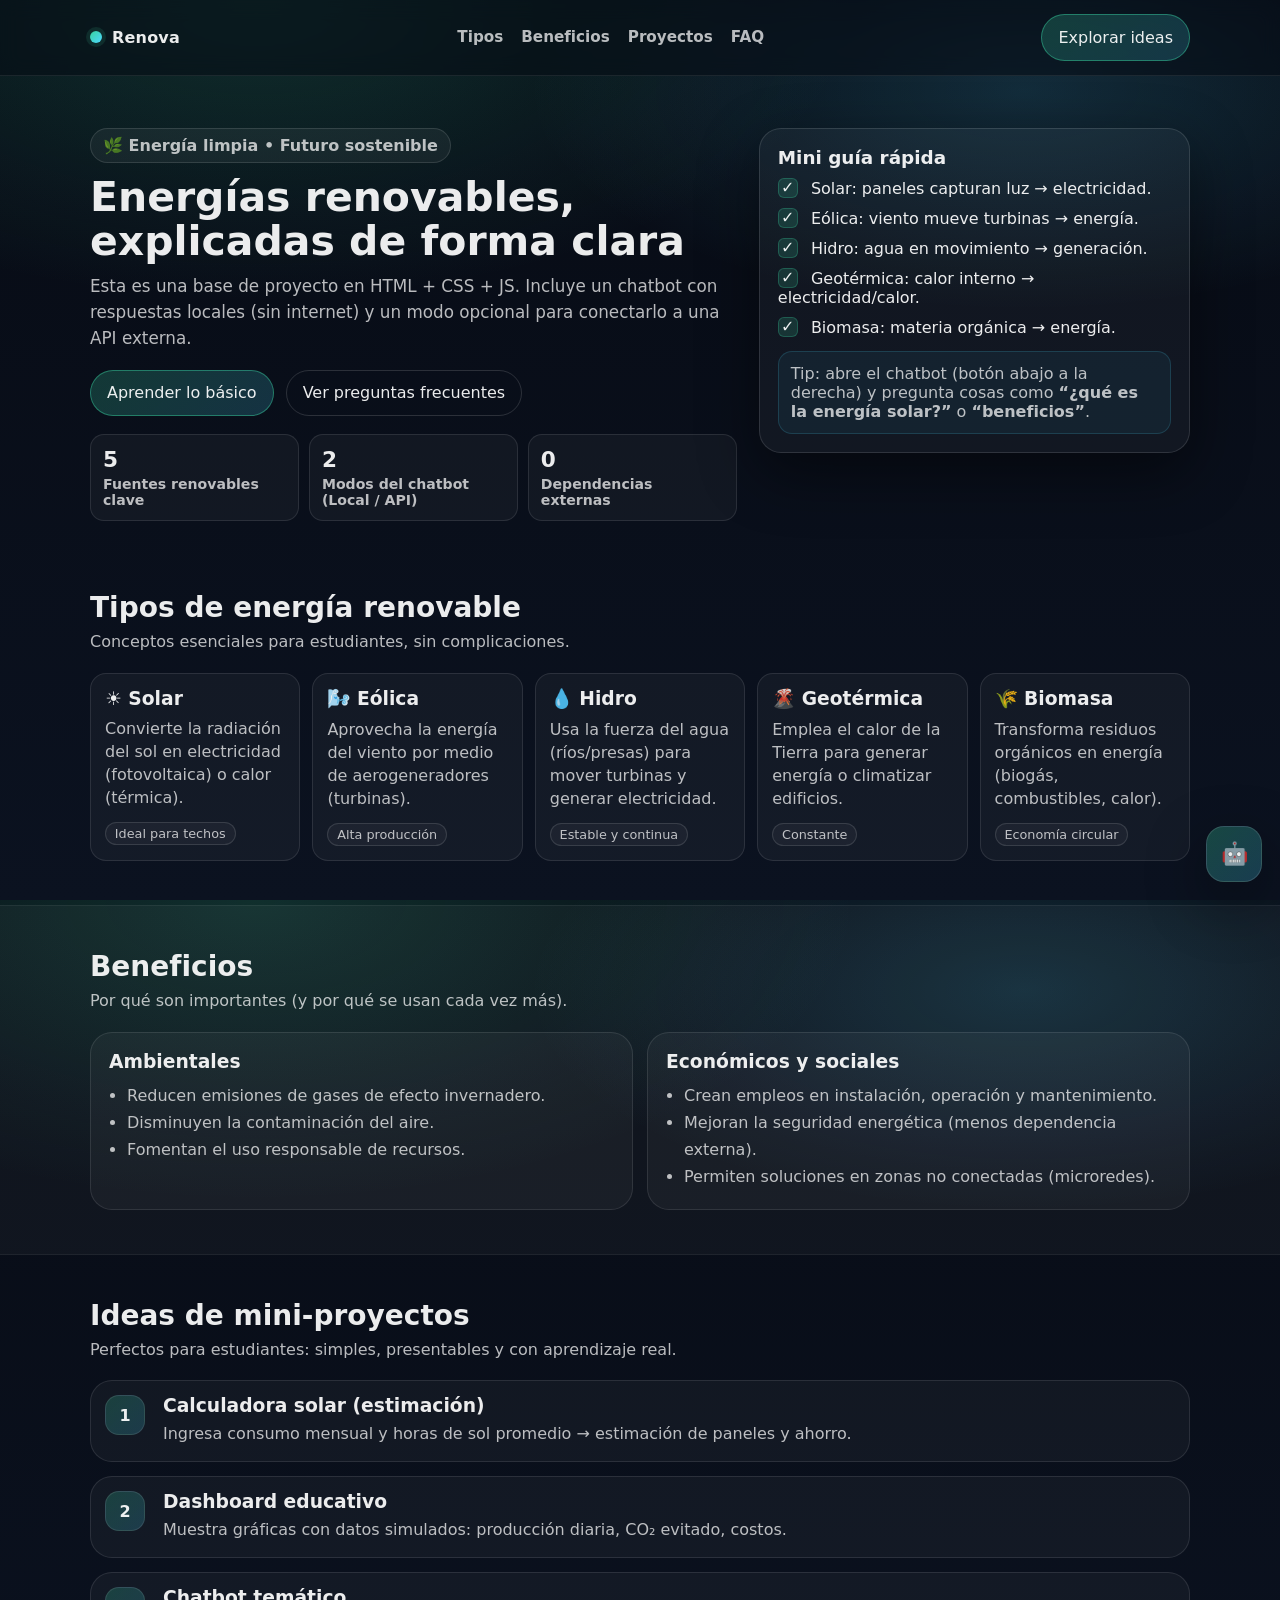
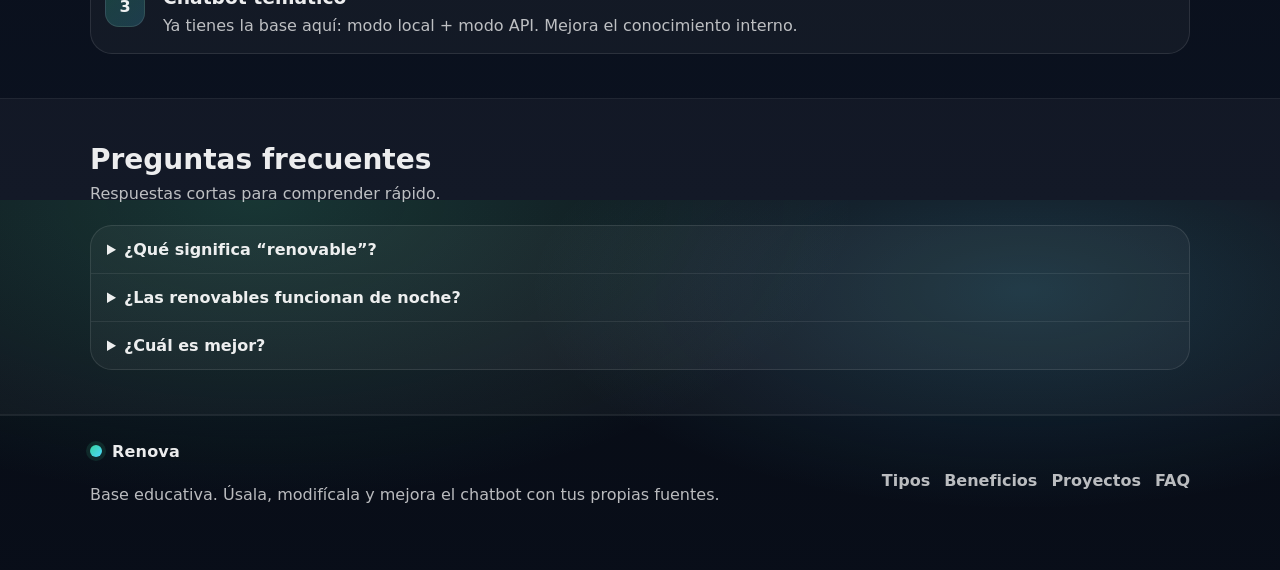
<file: front/doc/renewable-chatbot-starter/index.html>
<!doctype html>
<html lang="es">
<head>
  <meta charset="utf-8" />
  <meta name="viewport" content="width=device-width, initial-scale=1" />
  <title>Renova | Energías Renovables</title>
  <meta name="description" content="Interfaz sencilla y profesional sobre energías renovables, con chatbot local y conexión opcional a API." />
  <link rel="stylesheet" href="./styles.css" />
</head>

<body>
  <!-- =========================
       HEADER / NAV
  ========================== -->
  <header class="site-header">
    <div class="container nav">
      <a class="brand" href="#">
        <span class="brand-dot" aria-hidden="true"></span>
        Renova
      </a>

      <nav class="nav-links" aria-label="Navegación principal">
        <a href="#tipos">Tipos</a>
        <a href="#beneficios">Beneficios</a>
        <a href="#proyectos">Proyectos</a>
        <a href="#faq">FAQ</a>
      </nav>

      <a class="btn btn-primary" href="#proyectos">Explorar ideas</a>
    </div>
  </header>

  <!-- =========================
       HERO
  ========================== -->
  <main>
    <section class="hero">
      <div class="container hero-grid">
        <div class="hero-copy">
          <p class="pill">🌿 Energía limpia • Futuro sostenible</p>
          <h1>Energías renovables, explicadas de forma clara</h1>
          <p class="lead">
            Esta es una base de proyecto en HTML + CSS + JS. Incluye un chatbot con
            respuestas locales (sin internet) y un modo opcional para conectarlo a una API externa.
          </p>

          <div class="hero-cta">
            <a class="btn btn-primary" href="#tipos">Aprender lo básico</a>
            <a class="btn btn-ghost" href="#faq">Ver preguntas frecuentes</a>
          </div>

          <div class="stats" role="list">
            <div class="stat" role="listitem">
              <div class="stat-num">5</div>
              <div class="stat-label">Fuentes renovables clave</div>
            </div>
            <div class="stat" role="listitem">
              <div class="stat-num">2</div>
              <div class="stat-label">Modos del chatbot (Local / API)</div>
            </div>
            <div class="stat" role="listitem">
              <div class="stat-num">0</div>
              <div class="stat-label">Dependencias externas</div>
            </div>
          </div>
        </div>

        <div class="hero-card" aria-label="Tarjeta informativa">
          <h2>Mini guía rápida</h2>
          <ul class="checklist">
            <li><span class="check">✓</span> Solar: paneles capturan luz → electricidad.</li>
            <li><span class="check">✓</span> Eólica: viento mueve turbinas → energía.</li>
            <li><span class="check">✓</span> Hidro: agua en movimiento → generación.</li>
            <li><span class="check">✓</span> Geotérmica: calor interno → electricidad/calor.</li>
            <li><span class="check">✓</span> Biomasa: materia orgánica → energía.</li>
          </ul>
          <div class="note">
            Tip: abre el chatbot (botón abajo a la derecha) y pregunta cosas como
            <strong>“¿qué es la energía solar?”</strong> o <strong>“beneficios”</strong>.
          </div>
        </div>
      </div>
    </section>

    <!-- =========================
         TIPOS
    ========================== -->
    <section id="tipos" class="section">
      <div class="container">
        <div class="section-head">
          <h2>Tipos de energía renovable</h2>
          <p>Conceptos esenciales para estudiantes, sin complicaciones.</p>
        </div>

        <div class="cards">
          <article class="card">
            <h3>☀️ Solar</h3>
            <p>Convierte la radiación del sol en electricidad (fotovoltaica) o calor (térmica).</p>
            <span class="tag">Ideal para techos</span>
          </article>

          <article class="card">
            <h3>🌬️ Eólica</h3>
            <p>Aprovecha la energía del viento por medio de aerogeneradores (turbinas).</p>
            <span class="tag">Alta producción</span>
          </article>

          <article class="card">
            <h3>💧 Hidro</h3>
            <p>Usa la fuerza del agua (ríos/presas) para mover turbinas y generar electricidad.</p>
            <span class="tag">Estable y continua</span>
          </article>

          <article class="card">
            <h3>🌋 Geotérmica</h3>
            <p>Emplea el calor de la Tierra para generar energía o climatizar edificios.</p>
            <span class="tag">Constante</span>
          </article>

          <article class="card">
            <h3>🌾 Biomasa</h3>
            <p>Transforma residuos orgánicos en energía (biogás, combustibles, calor).</p>
            <span class="tag">Economía circular</span>
          </article>
        </div>
      </div>
    </section>

    <!-- =========================
         BENEFICIOS
    ========================== -->
    <section id="beneficios" class="section alt">
      <div class="container">
        <div class="section-head">
          <h2>Beneficios</h2>
          <p>Por qué son importantes (y por qué se usan cada vez más).</p>
        </div>

        <div class="grid-2">
          <div class="panel">
            <h3>Ambientales</h3>
            <ul class="bullets">
              <li>Reducen emisiones de gases de efecto invernadero.</li>
              <li>Disminuyen la contaminación del aire.</li>
              <li>Fomentan el uso responsable de recursos.</li>
            </ul>
          </div>

          <div class="panel">
            <h3>Económicos y sociales</h3>
            <ul class="bullets">
              <li>Crean empleos en instalación, operación y mantenimiento.</li>
              <li>Mejoran la seguridad energética (menos dependencia externa).</li>
              <li>Permiten soluciones en zonas no conectadas (microredes).</li>
            </ul>
          </div>
        </div>
      </div>
    </section>

    <!-- =========================
         PROYECTOS
    ========================== -->
    <section id="proyectos" class="section">
      <div class="container">
        <div class="section-head">
          <h2>Ideas de mini-proyectos</h2>
          <p>Perfectos para estudiantes: simples, presentables y con aprendizaje real.</p>
        </div>

        <div class="timeline">
          <div class="step">
            <div class="step-num">1</div>
            <div>
              <h3>Calculadora solar (estimación)</h3>
              <p>Ingresa consumo mensual y horas de sol promedio → estimación de paneles y ahorro.</p>
            </div>
          </div>
          <div class="step">
            <div class="step-num">2</div>
            <div>
              <h3>Dashboard educativo</h3>
              <p>Muestra gráficas con datos simulados: producción diaria, CO₂ evitado, costos.</p>
            </div>
          </div>
          <div class="step">
            <div class="step-num">3</div>
            <div>
              <h3>Chatbot temático</h3>
              <p>Ya tienes la base aquí: modo local + modo API. Mejora el conocimiento interno.</p>
            </div>
          </div>
        </div>
      </div>
    </section>

    <!-- =========================
         FAQ
    ========================== -->
    <section id="faq" class="section alt">
      <div class="container">
        <div class="section-head">
          <h2>Preguntas frecuentes</h2>
          <p>Respuestas cortas para comprender rápido.</p>
        </div>

        <div class="faq">
          <details>
            <summary>¿Qué significa “renovable”?</summary>
            <p>Que proviene de fuentes que se reponen naturalmente en escalas de tiempo humanas (sol, viento, agua, calor terrestre, biomasa).</p>
          </details>
          <details>
            <summary>¿Las renovables funcionan de noche?</summary>
            <p>Depende: solar no produce sin sol, pero puede usarse almacenamiento (baterías). Eólica/hidro/geotérmica pueden producir en distintos momentos.</p>
          </details>
          <details>
            <summary>¿Cuál es mejor?</summary>
            <p>No hay una sola “mejor”: depende del clima, geografía, costos, demanda y objetivos del proyecto.</p>
          </details>
        </div>
      </div>
    </section>
  </main>

  <!-- =========================
       FOOTER
  ========================== -->
  <footer class="site-footer">
    <div class="container footer-grid">
      <div>
        <div class="brand footer-brand">
          <span class="brand-dot" aria-hidden="true"></span>
          Renova
        </div>
        <p class="muted">Base educativa. Úsala, modifícala y mejora el chatbot con tus propias fuentes.</p>
      </div>

      <div class="footer-links">
        <a href="#tipos">Tipos</a>
        <a href="#beneficios">Beneficios</a>
        <a href="#proyectos">Proyectos</a>
        <a href="#faq">FAQ</a>
      </div>
    </div>
  </footer>

  <!-- =========================
       CHATBOT UI
       - Botón flotante abajo a la derecha
       - Panel de chat con dos modos:
         1) Local: responde con reglas internas
         2) API: envía el mensaje a un endpoint externo (configurable en app.js)
  ========================== -->

  <!-- Floating button -->
  <button id="chatFab" class="chat-fab" aria-label="Abrir chatbot" title="Chatbot">
    🤖
  </button>

  <!-- Chat window -->
  <section id="chatWindow" class="chat-window" aria-label="Chatbot" hidden>
    <header class="chat-header">
      <div class="chat-title">
        <span class="chat-avatar" aria-hidden="true">🤖</span>
        <div>
          <div class="chat-name">EcoBot</div>
          <div class="chat-subtitle">Energías renovables • modo <span id="modeLabel">Local</span></div>
        </div>
      </div>

      <div class="chat-actions">
        <!-- Toggle Local/API -->
        <label class="toggle" title="Cambiar modo Local / API">
          <input id="modeToggle" type="checkbox" />
          <span class="toggle-track" aria-hidden="true"></span>
          <span class="toggle-label">API</span>
        </label>

        <button id="chatClose" class="icon-btn" aria-label="Cerrar chat" title="Cerrar">✕</button>
      </div>
    </header>

    <div id="chatBody" class="chat-body" role="log" aria-live="polite"></div>

    <form id="chatForm" class="chat-form" autocomplete="off">
      <input
        id="chatInput"
        type="text"
        placeholder="Escribe tu pregunta… (ej: 'energía solar', 'beneficios', 'eólica')"
        aria-label="Mensaje"
        required
      />
      <button class="btn btn-primary" type="submit">Enviar</button>
    </form>

    <div class="chat-hint">
      Consejo: cambia a <strong>API</strong> para enviar mensajes a tu endpoint (configurable en <code>app.js</code>).
    </div>
  </section>

  <script src="./app.js"></script>
</body>
</html>
</file>
<file: front/doc/renewable-chatbot-starter/styles.css>
/* =========================================================
   Renova - styles.css
   - Estilos simples, limpios y profesionales
   - Sin frameworks externos (cero dependencias)
   ========================================================= */

/* ----- Variables de diseño (fácil de personalizar) ----- */
:root{
  --bg: #0b1220;
  --surface: rgba(255, 255, 255, 0.06);
  --surface-2: rgba(255, 255, 255, 0.09);
  --text: rgba(255, 255, 255, 0.92);
  --muted: rgba(255, 255, 255, 0.72);
  --border: rgba(255, 255, 255, 0.14);

  --primary: #38d39f;       /* verde menta */
  --primary-2: #4dd8ff;     /* azul suave */
  --danger: #ff6b6b;

  --shadow: 0 20px 60px rgba(0, 0, 0, 0.45);

  --radius: 16px;
  --radius-lg: 22px;
  --container: 1100px;

  --font: ui-sans-serif, system-ui, -apple-system, Segoe UI, Roboto, Arial, "Noto Sans", "Liberation Sans", sans-serif;
}

/* ----- Reset básico ----- */
*{ box-sizing: border-box; }
html, body{ height: 100%; }
body{
  margin: 0;
  font-family: var(--font);
  color: var(--text);
  background:
    radial-gradient(1000px 500px at 20% 0%, rgba(56, 211, 159, 0.18), transparent 60%),
    radial-gradient(900px 400px at 80% 10%, rgba(77, 216, 255, 0.16), transparent 55%),
    linear-gradient(180deg, #070b14, var(--bg));
}

/* ----- Utilidades ----- */
.container{
  width: min(100% - 32px, var(--container));
  margin-inline: auto;
}
.muted{ color: var(--muted); }
code{
  background: rgba(255,255,255,0.08);
  padding: 0.15rem 0.35rem;
  border-radius: 8px;
  border: 1px solid rgba(255,255,255,0.12);
}

/* ----- Botones ----- */
.btn{
  display: inline-flex;
  align-items: center;
  justify-content: center;
  gap: 0.5rem;
  padding: 0.8rem 1rem;
  border-radius: 999px;
  border: 1px solid var(--border);
  color: var(--text);
  text-decoration: none;
  background: rgba(255,255,255,0.04);
  cursor: pointer;
  user-select: none;
  transition: transform .15s ease, background .15s ease, border-color .15s ease;
}
.btn:hover{ transform: translateY(-1px); background: rgba(255,255,255,0.06); }
.btn:active{ transform: translateY(0px); }
.btn-primary{
  border-color: rgba(56, 211, 159, 0.45);
  background: linear-gradient(135deg, rgba(56, 211, 159, 0.22), rgba(77, 216, 255, 0.18));
}
.btn-ghost{
  background: transparent;
}
.icon-btn{
  border: 1px solid var(--border);
  background: rgba(255,255,255,0.06);
  color: var(--text);
  border-radius: 10px;
  padding: 0.45rem 0.6rem;
  cursor: pointer;
  transition: background .15s ease, transform .15s ease;
}
.icon-btn:hover{ background: rgba(255,255,255,0.10); transform: translateY(-1px); }

/* ----- Header ----- */
.site-header{
  position: sticky;
  top: 0;
  z-index: 20;
  backdrop-filter: blur(10px);
  background: rgba(7, 11, 20, 0.55);
  border-bottom: 1px solid rgba(255, 255, 255, 0.08);
}
.nav{
  display: flex;
  align-items: center;
  justify-content: space-between;
  padding: 14px 0;
  gap: 14px;
}
.brand{
  display: inline-flex;
  align-items: center;
  gap: 10px;
  text-decoration: none;
  color: var(--text);
  font-weight: 800;
  letter-spacing: 0.2px;
}
.brand-dot{
  width: 12px;
  height: 12px;
  border-radius: 50%;
  background: linear-gradient(135deg, var(--primary), var(--primary-2));
  box-shadow: 0 0 0 4px rgba(56, 211, 159, 0.12);
}
.nav-links{
  display: flex;
  align-items: center;
  gap: 18px;
}
.nav-links a{
  color: var(--muted);
  text-decoration: none;
  font-weight: 600;
  font-size: 0.95rem;
  transition: color .15s ease;
}
.nav-links a:hover{ color: var(--text); }

/* ----- Hero ----- */
.hero{
  padding: 52px 0 26px;
}
.hero-grid{
  display: grid;
  grid-template-columns: 1.2fr 0.8fr;
  gap: 22px;
  align-items: start;
}
.pill{
  display: inline-flex;
  padding: 0.45rem 0.75rem;
  border-radius: 999px;
  border: 1px solid rgba(255,255,255,0.12);
  background: rgba(255,255,255,0.05);
  color: var(--muted);
  font-weight: 700;
  margin: 0 0 12px;
}
.hero-copy h1{
  margin: 0 0 10px;
  font-size: clamp(2rem, 3.2vw, 3rem);
  line-height: 1.08;
}
.lead{
  margin: 0 0 18px;
  color: var(--muted);
  font-size: 1.05rem;
  line-height: 1.55;
}
.hero-cta{
  display: flex;
  gap: 12px;
  flex-wrap: wrap;
  margin-bottom: 18px;
}
.stats{
  display: grid;
  grid-template-columns: repeat(3, 1fr);
  gap: 10px;
}
.stat{
  border: 1px solid rgba(255,255,255,0.10);
  background: rgba(255,255,255,0.04);
  border-radius: 14px;
  padding: 12px 12px;
}
.stat-num{
  font-weight: 900;
  font-size: 1.35rem;
}
.stat-label{
  color: var(--muted);
  font-weight: 700;
  font-size: 0.88rem;
  margin-top: 4px;
}

/* ----- Hero card ----- */
.hero-card{
  border-radius: var(--radius-lg);
  border: 1px solid rgba(255,255,255,0.12);
  background: rgba(255,255,255,0.04);
  padding: 18px;
  box-shadow: var(--shadow);
}
.hero-card h2{
  margin: 0 0 10px;
  font-size: 1.15rem;
}
.checklist{
  list-style: none;
  padding: 0;
  margin: 0;
  display: grid;
  gap: 10px;
}
.check{
  display: inline-flex;
  align-items: center;
  justify-content: center;
  width: 20px;
  height: 20px;
  margin-right: 8px;
  border-radius: 6px;
  background: rgba(56, 211, 159, 0.16);
  border: 1px solid rgba(56, 211, 159, 0.25);
}
.note{
  margin-top: 14px;
  padding: 12px;
  border-radius: 14px;
  border: 1px solid rgba(77, 216, 255, 0.16);
  background: rgba(77, 216, 255, 0.06);
  color: var(--muted);
}

/* ----- Sections ----- */
.section{
  padding: 44px 0;
}
.section.alt{
  background: rgba(255,255,255,0.03);
  border-top: 1px solid rgba(255,255,255,0.06);
  border-bottom: 1px solid rgba(255,255,255,0.06);
}
.section-head{
  margin-bottom: 18px;
}
.section-head h2{
  margin: 0 0 6px;
  font-size: 1.75rem;
}
.section-head p{
  margin: 0;
  color: var(--muted);
  line-height: 1.55;
}

/* ----- Cards grid ----- */
.cards{
  display: grid;
  grid-template-columns: repeat(5, 1fr);
  gap: 12px;
}
.card{
  border-radius: var(--radius);
  border: 1px solid rgba(255,255,255,0.10);
  background: rgba(255,255,255,0.04);
  padding: 14px;
  transition: transform .15s ease, background .15s ease;
}
.card:hover{
  transform: translateY(-2px);
  background: rgba(255,255,255,0.06);
}
.card h3{
  margin: 0 0 8px;
}
.card p{
  margin: 0 0 12px;
  color: var(--muted);
  line-height: 1.45;
}
.tag{
  display: inline-flex;
  font-size: 0.8rem;
  padding: 0.2rem 0.55rem;
  border-radius: 999px;
  border: 1px solid rgba(255,255,255,0.12);
  color: var(--muted);
  background: rgba(255,255,255,0.04);
}

/* ----- Two column panels ----- */
.grid-2{
  display: grid;
  grid-template-columns: repeat(2, 1fr);
  gap: 14px;
}
.panel{
  border-radius: var(--radius-lg);
  border: 1px solid rgba(255,255,255,0.10);
  background: rgba(255,255,255,0.04);
  padding: 18px;
}
.panel h3{ margin: 0 0 10px; }
.bullets{
  margin: 0;
  padding-left: 18px;
  color: var(--muted);
  line-height: 1.7;
}

/* ----- Timeline ----- */
.timeline{
  display: grid;
  gap: 14px;
}
.step{
  display: grid;
  grid-template-columns: 46px 1fr;
  gap: 12px;
  align-items: start;
  border-radius: var(--radius-lg);
  border: 1px solid rgba(255,255,255,0.10);
  background: rgba(255,255,255,0.04);
  padding: 14px;
}
.step-num{
  width: 40px;
  height: 40px;
  border-radius: 14px;
  display: grid;
  place-items: center;
  font-weight: 900;
  background: linear-gradient(135deg, rgba(56, 211, 159, 0.22), rgba(77, 216, 255, 0.18));
  border: 1px solid rgba(255,255,255,0.10);
}
.step h3{ margin: 0 0 6px; }
.step p{ margin: 0; color: var(--muted); line-height: 1.55; }

/* ----- FAQ ----- */
.faq{
  border-radius: var(--radius-lg);
  border: 1px solid rgba(255,255,255,0.10);
  background: rgba(255,255,255,0.04);
  overflow: hidden;
}
details{
  padding: 14px 16px;
  border-top: 1px solid rgba(255,255,255,0.08);
}
details:first-child{ border-top: none; }
summary{
  cursor: pointer;
  font-weight: 800;
}
details p{
  margin: 10px 0 0;
  color: var(--muted);
  line-height: 1.55;
}

/* ----- Footer ----- */
.site-footer{
  padding: 26px 0 50px;
  border-top: 1px solid rgba(255,255,255,0.08);
}
.footer-grid{
  display: flex;
  justify-content: space-between;
  gap: 16px;
  flex-wrap: wrap;
}
.footer-brand{ margin-bottom: 8px; }
.footer-links{
  display: flex;
  gap: 14px;
  align-items: center;
  flex-wrap: wrap;
}
.footer-links a{
  color: var(--muted);
  text-decoration: none;
  font-weight: 700;
}
.footer-links a:hover{ color: var(--text); }

/* =========================================================
   CHATBOT
   ========================================================= */

/* Floating action button */
.chat-fab{
  position: fixed;
  right: 18px;
  bottom: 18px;
  width: 56px;
  height: 56px;
  border-radius: 18px;
  border: 1px solid rgba(255,255,255,0.12);
  background: linear-gradient(135deg, rgba(56, 211, 159, 0.28), rgba(77, 216, 255, 0.22));
  color: var(--text);
  font-size: 22px;
  cursor: pointer;
  box-shadow: var(--shadow);
  z-index: 50;
  transition: transform .15s ease, filter .15s ease;
}
.chat-fab:hover{ transform: translateY(-2px); filter: brightness(1.05); }

/* Chat window */
.chat-window{
  position: fixed;
  right: 18px;
  bottom: 86px;
  width: min(92vw, 390px);
  height: 520px;
  border-radius: 22px;
  border: 1px solid rgba(255,255,255,0.14);
  background: rgba(10, 16, 30, 0.88);
  backdrop-filter: blur(10px);
  box-shadow: var(--shadow);
  overflow: hidden;
  z-index: 50;
  display: grid;
  grid-template-rows: auto 1fr auto auto;
}

.chat-window[hidden]{
  display: none !important;
}

/* Header inside chat */
.chat-header{
  display: flex;
  align-items: center;
  justify-content: space-between;
  gap: 10px;
  padding: 12px 12px;
  border-bottom: 1px solid rgba(255,255,255,0.10);
  background: rgba(255,255,255,0.04);
}
.chat-title{
  display: flex;
  align-items: center;
  gap: 10px;
}
.chat-avatar{
  width: 36px;
  height: 36px;
  border-radius: 14px;
  display: grid;
  place-items: center;
  border: 1px solid rgba(255,255,255,0.10);
  background: rgba(255,255,255,0.05);
}
.chat-name{
  font-weight: 900;
  line-height: 1.05;
}
.chat-subtitle{
  font-size: 0.82rem;
  color: var(--muted);
  margin-top: 2px;
}
.chat-actions{
  display: flex;
  align-items: center;
  gap: 10px;
}

/* Toggle Local/API */
.toggle{
  display: inline-flex;
  align-items: center;
  gap: 8px;
  font-weight: 800;
  font-size: 0.82rem;
  color: var(--muted);
  user-select: none;
}
.toggle input{ display:none; }
.toggle-track{
  width: 42px;
  height: 24px;
  border-radius: 999px;
  border: 1px solid rgba(255,255,255,0.12);
  background: rgba(255,255,255,0.06);
  position: relative;
  transition: background .15s ease, border-color .15s ease;
}
.toggle-track::after{
  content:"";
  position: absolute;
  top: 50%;
  left: 3px;
  transform: translateY(-50%);
  width: 18px;
  height: 18px;
  border-radius: 999px;
  background: rgba(255,255,255,0.88);
  transition: left .15s ease;
}
.toggle input:checked + .toggle-track{
  background: rgba(56, 211, 159, 0.18);
  border-color: rgba(56, 211, 159, 0.30);
}
.toggle input:checked + .toggle-track::after{
  left: 20px;
}
.toggle-label{ color: var(--muted); }

/* Chat body */
.chat-body{
  padding: 12px;
  overflow: auto;
  display: flex;
  flex-direction: column;
  gap: 10px;
}

/* Messages */
.msg{
  max-width: 85%;
  padding: 10px 10px;
  border-radius: 14px;
  border: 1px solid rgba(255,255,255,0.10);
  line-height: 1.45;
  font-size: 0.96rem;
}
.msg.user{
  align-self: flex-end;
  background: rgba(77, 216, 255, 0.10);
  border-color: rgba(77, 216, 255, 0.18);
}
.msg.bot{
  align-self: flex-start;
  background: rgba(56, 211, 159, 0.10);
  border-color: rgba(56, 211, 159, 0.18);
}
.msg .meta{
  display: block;
  font-size: 0.75rem;
  color: rgba(255,255,255,0.65);
  margin-bottom: 6px;
  font-weight: 800;
}

/* Input form */
.chat-form{
  display: grid;
  grid-template-columns: 1fr auto;
  gap: 10px;
  padding: 10px;
  border-top: 1px solid rgba(255,255,255,0.10);
  background: rgba(255,255,255,0.03);
}
.chat-form input{
  border-radius: 14px;
  border: 1px solid rgba(255,255,255,0.12);
  background: rgba(255,255,255,0.06);
  padding: 10px 12px;
  color: var(--text);
  outline: none;
}
.chat-form input::placeholder{ color: rgba(255,255,255,0.55); }
.chat-form input:focus{
  border-color: rgba(77, 216, 255, 0.35);
}

/* Small hint */
.chat-hint{
  padding: 10px 12px 12px;
  font-size: 0.82rem;
  color: var(--muted);
  border-top: 1px solid rgba(255,255,255,0.06);
}

/* ----- Responsive ----- */
@media (max-width: 980px){
  .hero-grid{ grid-template-columns: 1fr; }
  .cards{ grid-template-columns: repeat(2, 1fr); }
}
@media (max-width: 520px){
  .nav-links{ display:none; }
  .stats{ grid-template-columns: 1fr; }
  .cards{ grid-template-columns: 1fr; }
  .grid-2{ grid-template-columns: 1fr; }
  .chat-window{ height: 540px; }
}
</file>
